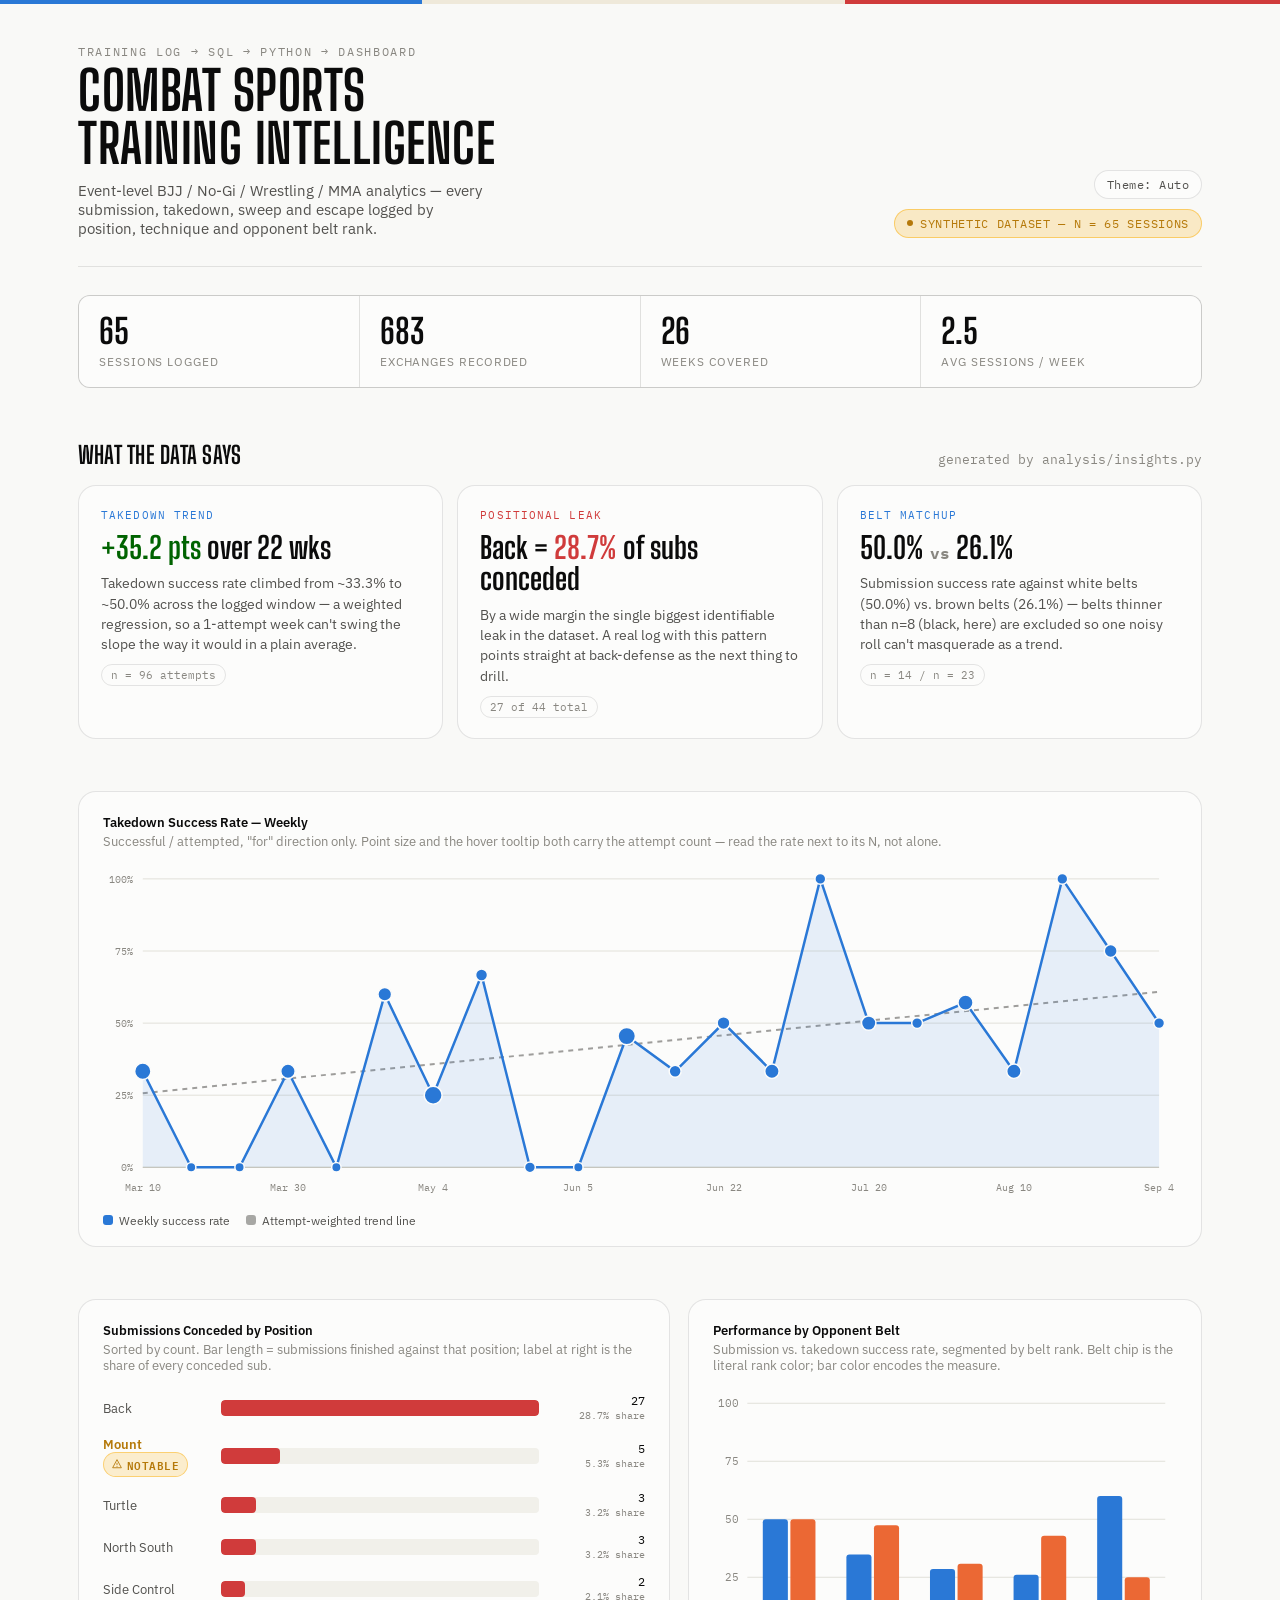
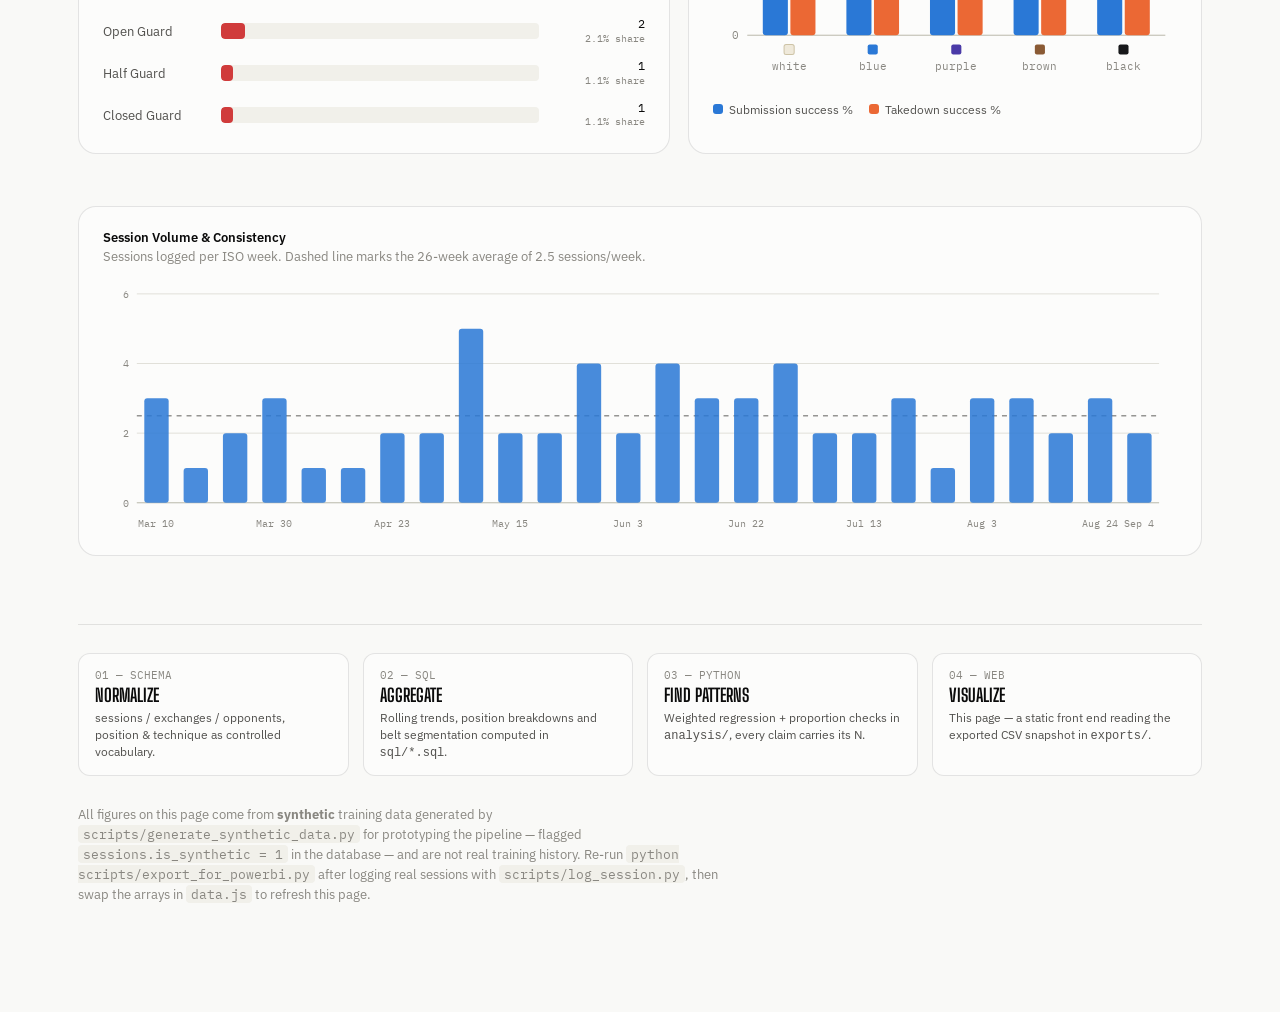
<file: web/index.html>
<!doctype html>
<html lang="en">
<head>
<meta charset="UTF-8" />
<meta name="viewport" content="width=device-width, initial-scale=1.0" />
<title>Combat Sports Training Intelligence</title>
<link rel="preconnect" href="https://fonts.googleapis.com">
<link rel="preconnect" href="https://fonts.gstatic.com" crossorigin>
<link href="https://fonts.googleapis.com/css2?family=Big+Shoulders+Display:wght@600;700;800&family=IBM+Plex+Sans:wght@400;500;600;700&family=IBM+Plex+Mono:wght@400;500;600&display=swap" rel="stylesheet">
<style>
  /* ============================================================
     TOKENS — reference: dataviz skill's validated default palette
     (chart chrome / categorical blue+orange+violet / status red+amber),
     plus a literal BJJ belt-color ramp used only as swatch chips.
     ============================================================ */
  :root{
    color-scheme: light;
    --page:        #f9f9f7;
    --surface:     #fcfcfb;
    --surface-2:   #f1f0ea;
    --ink:         #0b0b0b;
    --ink-2:       #52514e;
    --muted:       #898781;
    --grid:        #e1e0d9;
    --axis:        #c3c2b7;
    --border:      rgba(11,11,11,0.10);
    --border-strong: rgba(11,11,11,0.16);

    --accent:      #2a78d6;   /* blue — takedowns / primary line / "landed" */
    --accent-ink:  #ffffff;
    --measure-2:   #eb6834;   /* orange — takedown-success bars */
    --violet:      #4a3aa7;   /* purple belt */

    --critical:    #d03b3b;   /* conceded / danger */
    --critical-soft: #f6e2df;
    --warning:     #b5790a;   /* notable-flag text on light amber chip */
    --warning-chip:#fab219;

    --belt-white:  #efe9da;
    --belt-white-line: #cdc3a6;
    --belt-blue:   #2a78d6;
    --belt-purple: #4a3aa7;
    --belt-brown:  #8a5a34;
    --belt-black:  #17181a;

    --success-text:#006300;
    --radius-lg: 18px;
    --radius-md: 12px;
    --radius-sm: 8px;
  }
  @media (prefers-color-scheme: dark){
    :root:not([data-theme="light"]){
      color-scheme: dark;
      --page:        #0d0d0d;
      --surface:     #1a1a19;
      --surface-2:   #202020;
      --ink:         #ffffff;
      --ink-2:       #c3c2b7;
      --muted:       #8f8d87;
      --grid:        #2c2c2a;
      --axis:        #3f3f3c;
      --border:      rgba(255,255,255,0.10);
      --border-strong: rgba(255,255,255,0.18);

      --accent:      #3987e5;
      --accent-ink:  #ffffff;
      --measure-2:   #d95926;
      --violet:      #9085e9;

      --critical:    #e2585a;
      --critical-soft: #3a2325;
      --warning:     #ffcf66;
      --warning-chip:#7a5308;

      --belt-white:  #3a3830;
      --belt-white-line: #5c5842;
      --belt-blue:   #3987e5;
      --belt-purple: #9085e9;
      --belt-brown:  #b4794f;
      --belt-black:  #d9d9d9;

      --success-text:#3fcf3f;
    }
  }
  :root[data-theme="dark"]{
    color-scheme: dark;
    --page:        #0d0d0d;
    --surface:     #1a1a19;
    --surface-2:   #202020;
    --ink:         #ffffff;
    --ink-2:       #c3c2b7;
    --muted:       #8f8d87;
    --grid:        #2c2c2a;
    --axis:        #3f3f3c;
    --border:      rgba(255,255,255,0.10);
    --border-strong: rgba(255,255,255,0.18);

    --accent:      #3987e5;
    --accent-ink:  #ffffff;
    --measure-2:   #d95926;
    --violet:      #9085e9;

    --critical:    #e2585a;
    --critical-soft: #3a2325;
    --warning:     #ffcf66;
    --warning-chip:#7a5308;

    --belt-white:  #3a3830;
    --belt-white-line: #5c5842;
    --belt-blue:   #3987e5;
    --belt-purple: #9085e9;
    --belt-brown:  #b4794f;
    --belt-black:  #d9d9d9;

    --success-text:#3fcf3f;
  }

  *{ box-sizing: border-box; }
  html,body{ margin:0; padding:0; }
  body{
    background: var(--page);
    color: var(--ink);
    font-family: "IBM Plex Sans", system-ui, sans-serif;
    -webkit-font-smoothing: antialiased;
  }
  h1,h2,h3, .display{
    font-family: "Big Shoulders Display", sans-serif;
    font-weight: 700;
    letter-spacing: 0.01em;
    text-wrap: balance;
  }
  .mono, .num{
    font-family: "IBM Plex Mono", monospace;
    font-variant-numeric: tabular-nums;
  }
  a{ color: var(--accent); }

  .wrap{
    max-width: 1180px;
    margin: 0 auto;
    padding: 0 28px 96px;
  }

  /* ---------------- Masthead ---------------- */
  .corner-tape{
    height: 4px;
    background: linear-gradient(90deg, var(--accent) 0 33%, #efe9da 33% 66%, var(--critical) 66% 100%);
  }
  header.masthead{
    padding: 40px 0 28px;
    display: flex;
    flex-wrap: wrap;
    align-items: flex-end;
    justify-content: space-between;
    gap: 24px;
    border-bottom: 1px solid var(--border);
  }
  .brand-eyebrow{
    font-family: "IBM Plex Mono", monospace;
    font-size: 12px;
    letter-spacing: 0.14em;
    text-transform: uppercase;
    color: var(--muted);
    margin: 0 0 6px;
  }
  h1.title{
    font-size: clamp(34px, 5vw, 54px);
    line-height: 0.98;
    margin: 0 0 10px;
    text-transform: uppercase;
  }
  .subtitle{
    color: var(--ink-2);
    font-size: 15px;
    max-width: 46ch;
    margin: 0;
  }
  .masthead-right{
    display:flex;
    flex-direction: column;
    align-items: flex-end;
    gap: 10px;
  }
  .provenance-pill{
    display: inline-flex;
    align-items: center;
    gap: 7px;
    font-family: "IBM Plex Mono", monospace;
    font-size: 11.5px;
    letter-spacing: 0.06em;
    text-transform: uppercase;
    color: var(--warning);
    background: color-mix(in srgb, var(--warning-chip) 22%, transparent);
    border: 1px solid color-mix(in srgb, var(--warning-chip) 55%, transparent);
    padding: 6px 12px;
    border-radius: 999px;
  }
  .provenance-pill .dot{
    width: 6px; height: 6px; border-radius: 50%;
    background: var(--warning);
    flex: none;
  }
  .theme-toggle{
    font-family: "IBM Plex Mono", monospace;
    font-size: 11.5px;
    letter-spacing: 0.04em;
    color: var(--ink-2);
    background: var(--surface);
    border: 1px solid var(--border);
    border-radius: 999px;
    padding: 6px 12px;
    cursor: pointer;
  }
  .theme-toggle:hover{ border-color: var(--border-strong); }

  /* ---------------- Stat tiles ---------------- */
  .stat-row{
    display: grid;
    grid-template-columns: repeat(4, 1fr);
    gap: 1px;
    background: var(--border);
    border: 1px solid var(--border);
    border-radius: var(--radius-md);
    overflow: hidden;
    margin: 28px 0 40px;
  }
  .stat-tile{
    background: var(--surface);
    padding: 18px 20px;
  }
  .stat-tile .num{
    font-family: "Big Shoulders Display", sans-serif;
    font-weight: 700;
    font-size: 34px;
    line-height: 1;
    display:block;
  }
  .stat-tile .label{
    font-size: 11.5px;
    letter-spacing: 0.08em;
    text-transform: uppercase;
    color: var(--muted);
    margin-top: 6px;
    display:block;
  }

  /* ---------------- Section headers ---------------- */
  section{ margin-top: 52px; }
  .section-head{
    display:flex;
    align-items: baseline;
    justify-content: space-between;
    gap: 16px;
    margin-bottom: 16px;
    flex-wrap: wrap;
  }
  .section-head h2{
    font-size: 24px;
    text-transform: uppercase;
    margin: 0;
  }
  .section-head .n{
    font-family: "IBM Plex Mono", monospace;
    font-size: 12.5px;
    color: var(--muted);
  }

  /* ---------------- Insight cards ---------------- */
  .insight-grid{
    display: grid;
    grid-template-columns: repeat(3, 1fr);
    gap: 14px;
  }
  .insight-card{
    background: var(--surface);
    border: 1px solid var(--border);
    border-radius: var(--radius-lg);
    padding: 22px 22px 20px;
    display: flex;
    flex-direction: column;
    gap: 10px;
  }
  .insight-card .tag{
    font-family: "IBM Plex Mono", monospace;
    font-size: 11px;
    letter-spacing: 0.1em;
    text-transform: uppercase;
    color: var(--accent);
  }
  .insight-card.flag .tag{ color: var(--critical); }
  .insight-card .headline{
    font-family: "Big Shoulders Display", sans-serif;
    font-weight: 700;
    font-size: 30px;
    line-height: 1.05;
  }
  .insight-card .headline .up{ color: var(--success-text); }
  .insight-card .headline .down{ color: var(--critical); }
  .insight-card p{
    margin: 0;
    color: var(--ink-2);
    font-size: 13.5px;
    line-height: 1.5;
  }
  .insight-card .n-tag{
    align-self: flex-start;
    font-family: "IBM Plex Mono", monospace;
    font-size: 11px;
    color: var(--muted);
    border: 1px solid var(--border);
    border-radius: 999px;
    padding: 3px 9px;
  }

  /* ---------------- Chart cards ---------------- */
  .chart-card{
    background: var(--surface);
    border: 1px solid var(--border);
    border-radius: var(--radius-lg);
    padding: 22px 24px 18px;
  }
  .chart-card .chart-title{
    font-size: 13px;
    font-weight: 600;
    margin: 0 0 2px;
  }
  .chart-card .chart-sub{
    font-size: 12.5px;
    color: var(--muted);
    margin: 0 0 14px;
  }
  .two-col{
    display: grid;
    grid-template-columns: 1.15fr 1fr;
    gap: 18px;
    align-items: stretch;
  }
  svg.chart{ display:block; width:100%; height:auto; overflow: visible; }
  .axis-label{ font-family:"IBM Plex Mono",monospace; font-size:10.5px; fill: var(--muted); }
  .grid-line{ stroke: var(--grid); stroke-width:1; }
  .baseline{ stroke: var(--axis); stroke-width:1; }

  .legend-row{
    display:flex;
    gap:16px;
    flex-wrap: wrap;
    margin-top: 12px;
    font-size: 12px;
    color: var(--ink-2);
  }
  .legend-item{ display:flex; align-items:center; gap:6px; }
  .swatch{ width:10px; height:10px; border-radius:3px; flex:none; }

  /* tooltip */
  .tooltip{
    position:absolute;
    pointer-events:none;
    background: var(--ink);
    color: var(--page);
    font-family:"IBM Plex Mono",monospace;
    font-size: 11.5px;
    line-height: 1.5;
    padding: 8px 10px;
    border-radius: 8px;
    transform: translate(-50%, -110%);
    white-space: nowrap;
    opacity: 0;
    transition: opacity 80ms ease;
    z-index: 5;
  }
  .tooltip.show{ opacity: 1; }
  .chart-wrap{ position: relative; }

  .badge-notable{
    display:inline-flex;
    align-items:center;
    gap:5px;
    font-family:"IBM Plex Mono",monospace;
    font-size: 10.5px;
    letter-spacing: 0.04em;
    text-transform: uppercase;
    color: var(--warning);
    background: color-mix(in srgb, var(--warning-chip) 20%, transparent);
    border: 1px solid color-mix(in srgb, var(--warning-chip) 50%, transparent);
    border-radius: 999px;
    padding: 2px 8px;
  }
  .badge-notable svg{ width:10px; height:10px; }

  .position-row{
    display:grid;
    grid-template-columns: 108px 1fr 96px;
    align-items:center;
    gap: 10px;
    padding: 7px 0;
  }
  .position-row .pname{
    font-size: 12.5px;
    color: var(--ink-2);
    text-transform: capitalize;
  }
  .position-row .bartrack{
    position: relative;
    height: 16px;
    background: var(--surface-2);
    border-radius: 4px;
    overflow: hidden;
  }
  .position-row .barfill{
    position:absolute; left:0; top:0; bottom:0;
    border-radius: 4px;
  }
  .position-row .count{
    font-family:"IBM Plex Mono",monospace;
    font-size: 11.5px;
    color: var(--ink);
    text-align: right;
    line-height: 1.3;
  }
  .position-row .count .share{
    display:block;
    color: var(--muted);
    font-size: 10px;
  }
  .position-row.notable .pname{ color: var(--warning); font-weight: 600; }

  .belt-chip{
    display:inline-block;
    width: 10px; height: 10px;
    border-radius: 2px;
    margin-right: 6px;
    vertical-align: -1px;
  }

  /* ---------------- Footer / pipeline ---------------- */
  footer{
    margin-top: 68px;
    border-top: 1px solid var(--border);
    padding-top: 28px;
  }
  .pipeline{
    display:grid;
    grid-template-columns: repeat(4, 1fr);
    gap: 14px;
    margin-bottom: 28px;
  }
  .pipeline .step{
    background: var(--surface);
    border: 1px solid var(--border);
    border-radius: var(--radius-md);
    padding: 14px 16px;
  }
  .pipeline .step .idx{
    font-family:"IBM Plex Mono",monospace;
    font-size: 11px;
    color: var(--muted);
  }
  .pipeline .step .name{
    font-family:"Big Shoulders Display", sans-serif;
    font-weight: 700;
    font-size: 18px;
    text-transform: uppercase;
    margin-top: 2px;
  }
  .pipeline .step .desc{
    font-size: 12px;
    color: var(--ink-2);
    margin-top: 4px;
    line-height: 1.4;
  }
  .fine-print{
    font-size: 12.5px;
    color: var(--muted);
    line-height: 1.6;
    max-width: 80ch;
  }
  .fine-print code{
    font-family:"IBM Plex Mono",monospace;
    background: var(--surface-2);
    padding: 1px 5px;
    border-radius: 4px;
  }

  @media (max-width: 900px){
    .two-col{ grid-template-columns: 1fr; }
    .insight-grid{ grid-template-columns: 1fr; }
    .stat-row{ grid-template-columns: repeat(2,1fr); }
    .pipeline{ grid-template-columns: repeat(2,1fr); }
  }
</style>
</head>
<body>
<div class="corner-tape"></div>
<div class="wrap">

  <header class="masthead">
    <div>
      <p class="brand-eyebrow">Training log &rarr; SQL &rarr; Python &rarr; Dashboard</p>
      <h1 class="title">Combat Sports<br>Training Intelligence</h1>
      <p class="subtitle">Event-level BJJ / No-Gi / Wrestling / MMA analytics — every submission, takedown, sweep and escape logged by position, technique and opponent belt rank.</p>
    </div>
    <div class="masthead-right">
      <button class="theme-toggle" id="themeToggle" type="button">Theme: Auto</button>
      <span class="provenance-pill"><span class="dot"></span>Synthetic dataset — n = 65 sessions</span>
    </div>
  </header>

  <div class="stat-row" id="statRow"></div>

  <section id="insights">
    <div class="section-head">
      <h2>What the data says</h2>
      <span class="n">generated by analysis/insights.py</span>
    </div>
    <div class="insight-grid">
      <div class="insight-card">
        <span class="tag">Takedown trend</span>
        <div class="headline"><span class="up">+35.2 pts</span> over 22 wks</div>
        <p>Takedown success rate climbed from ~33.3% to ~50.0% across the logged window — a weighted regression, so a 1-attempt week can't swing the slope the way it would in a plain average.</p>
        <span class="n-tag">n = 96 attempts</span>
      </div>
      <div class="insight-card flag">
        <span class="tag">Positional leak</span>
        <div class="headline">Back = <span class="down">28.7%</span> of subs conceded</div>
        <p>By a wide margin the single biggest identifiable leak in the dataset. A real log with this pattern points straight at back-defense as the next thing to drill.</p>
        <span class="n-tag">27 of 44 total</span>
      </div>
      <div class="insight-card">
        <span class="tag">Belt matchup</span>
        <div class="headline">50.0% <span class="mono" style="font-size:16px;color:var(--muted);">vs</span> 26.1%</div>
        <p>Submission success rate against white belts (50.0%) vs. brown belts (26.1%) — belts thinner than n=8 (black, here) are excluded so one noisy roll can't masquerade as a trend.</p>
        <span class="n-tag">n = 14 / n = 23</span>
      </div>
    </div>
  </section>

  <section id="trend">
    <div class="chart-card">
      <p class="chart-title">Takedown Success Rate — Weekly</p>
      <p class="chart-sub">Successful / attempted, "for" direction only. Point size and the hover tooltip both carry the attempt count — read the rate next to its N, not alone.</p>
      <div class="chart-wrap">
        <svg class="chart" id="trendChart" viewBox="0 0 1080 340"></svg>
        <div class="tooltip" id="trendTooltip"></div>
      </div>
      <div class="legend-row">
        <div class="legend-item"><span class="swatch" style="background:var(--accent)"></span>Weekly success rate</div>
        <div class="legend-item"><span class="swatch" style="background:var(--ink-2); opacity:.5;"></span>Attempt-weighted trend line</div>
      </div>
    </div>
  </section>

  <section id="position-belt">
    <div class="two-col">
      <div class="chart-card">
        <div class="section-head" style="margin-bottom:2px;">
          <p class="chart-title" style="margin-bottom:0;">Submissions Conceded by Position</p>
        </div>
        <p class="chart-sub">Sorted by count. Bar length = submissions finished against that position; label at right is the share of every conceded sub.</p>
        <div id="positionList"></div>
      </div>

      <div class="chart-card">
        <p class="chart-title">Performance by Opponent Belt</p>
        <p class="chart-sub">Submission vs. takedown success rate, segmented by belt rank. Belt chip is the literal rank color; bar color encodes the measure.</p>
        <div class="chart-wrap">
          <svg class="chart" id="beltChart" viewBox="0 0 460 300"></svg>
          <div class="tooltip" id="beltTooltip"></div>
        </div>
        <div class="legend-row">
          <div class="legend-item"><span class="swatch" style="background:var(--accent)"></span>Submission success %</div>
          <div class="legend-item"><span class="swatch" style="background:var(--measure-2)"></span>Takedown success %</div>
        </div>
      </div>
    </div>
  </section>

  <section id="volume">
    <div class="chart-card">
      <p class="chart-title">Session Volume &amp; Consistency</p>
      <p class="chart-sub">Sessions logged per ISO week. Dashed line marks the 26-week average of 2.5 sessions/week.</p>
      <div class="chart-wrap">
        <svg class="chart" id="volumeChart" viewBox="0 0 1080 260"></svg>
        <div class="tooltip" id="volumeTooltip"></div>
      </div>
    </div>
  </section>

  <footer>
    <div class="pipeline">
      <div class="step">
        <div class="idx">01 — SCHEMA</div>
        <div class="name">Normalize</div>
        <div class="desc">sessions / exchanges / opponents, position &amp; technique as controlled vocabulary.</div>
      </div>
      <div class="step">
        <div class="idx">02 — SQL</div>
        <div class="name">Aggregate</div>
        <div class="desc">Rolling trends, position breakdowns and belt segmentation computed in <code>sql/*.sql</code>.</div>
      </div>
      <div class="step">
        <div class="idx">03 — PYTHON</div>
        <div class="name">Find patterns</div>
        <div class="desc">Weighted regression + proportion checks in <code>analysis/</code>, every claim carries its N.</div>
      </div>
      <div class="step">
        <div class="idx">04 — WEB</div>
        <div class="name">Visualize</div>
        <div class="desc">This page — a static front end reading the exported CSV snapshot in <code>exports/</code>.</div>
      </div>
    </div>
    <p class="fine-print">
      All figures on this page come from <strong>synthetic</strong> training data generated by
      <code>scripts/generate_synthetic_data.py</code> for prototyping the pipeline — flagged
      <code>sessions.is_synthetic = 1</code> in the database — and are not real training history.
      Re-run <code>python scripts/export_for_powerbi.py</code> after logging real sessions with
      <code>scripts/log_session.py</code>, then swap the arrays in <code>data.js</code> to refresh this page.
    </p>
  </footer>
</div>

<script src="data.js"></script>
<script src="app.js"></script>
</body>
</html>
</file>
